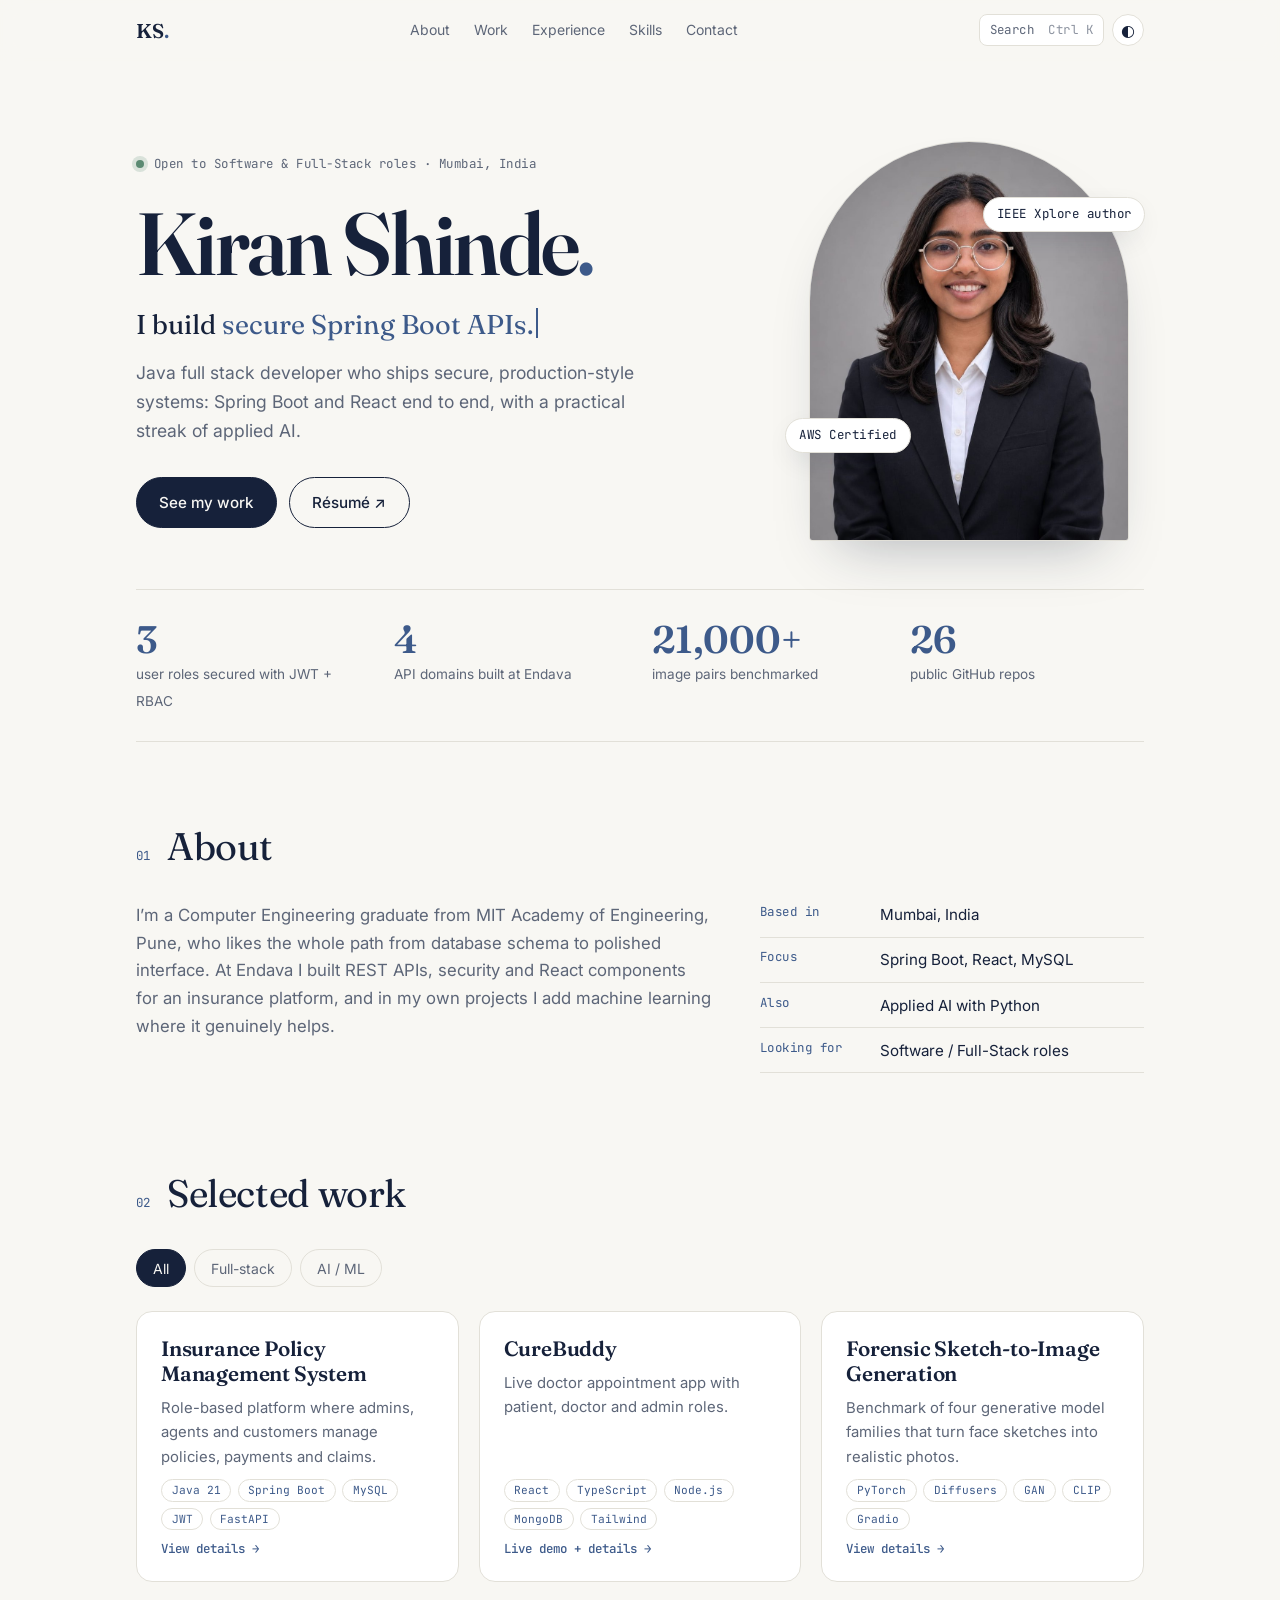
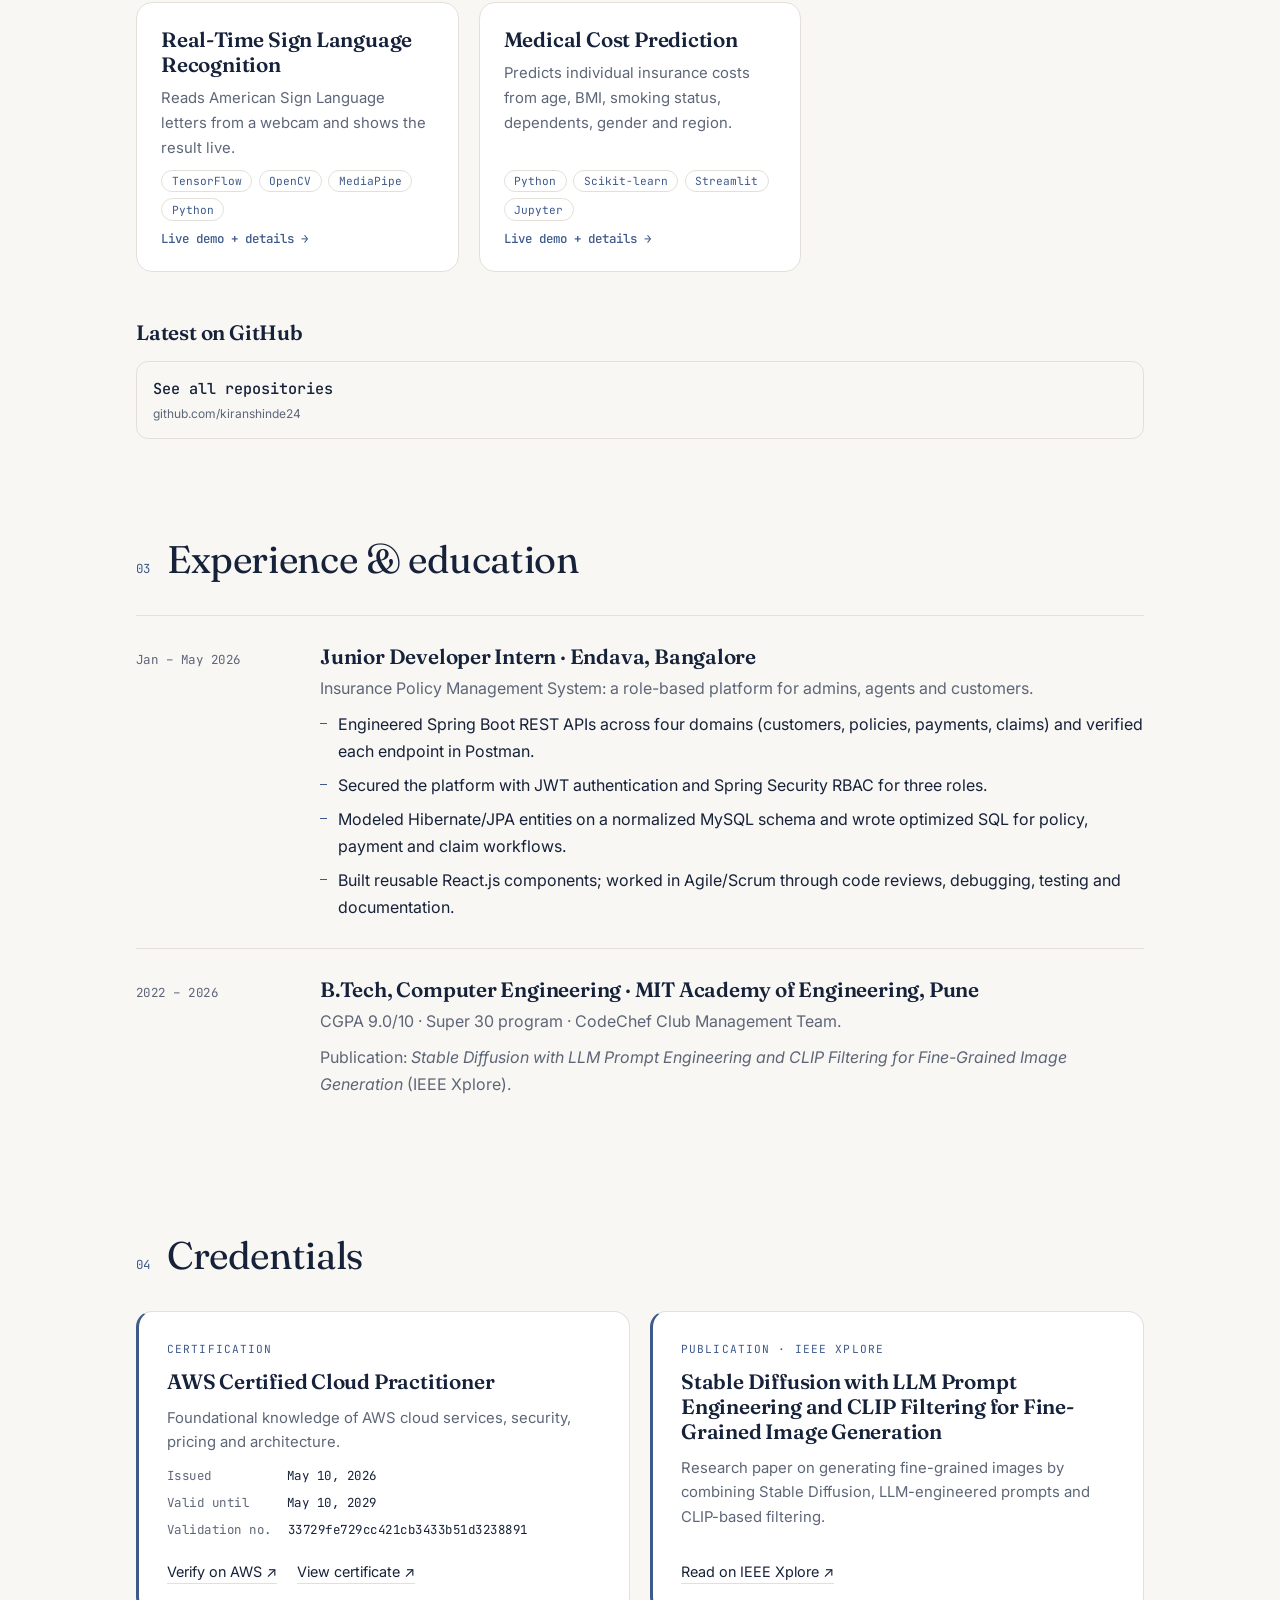
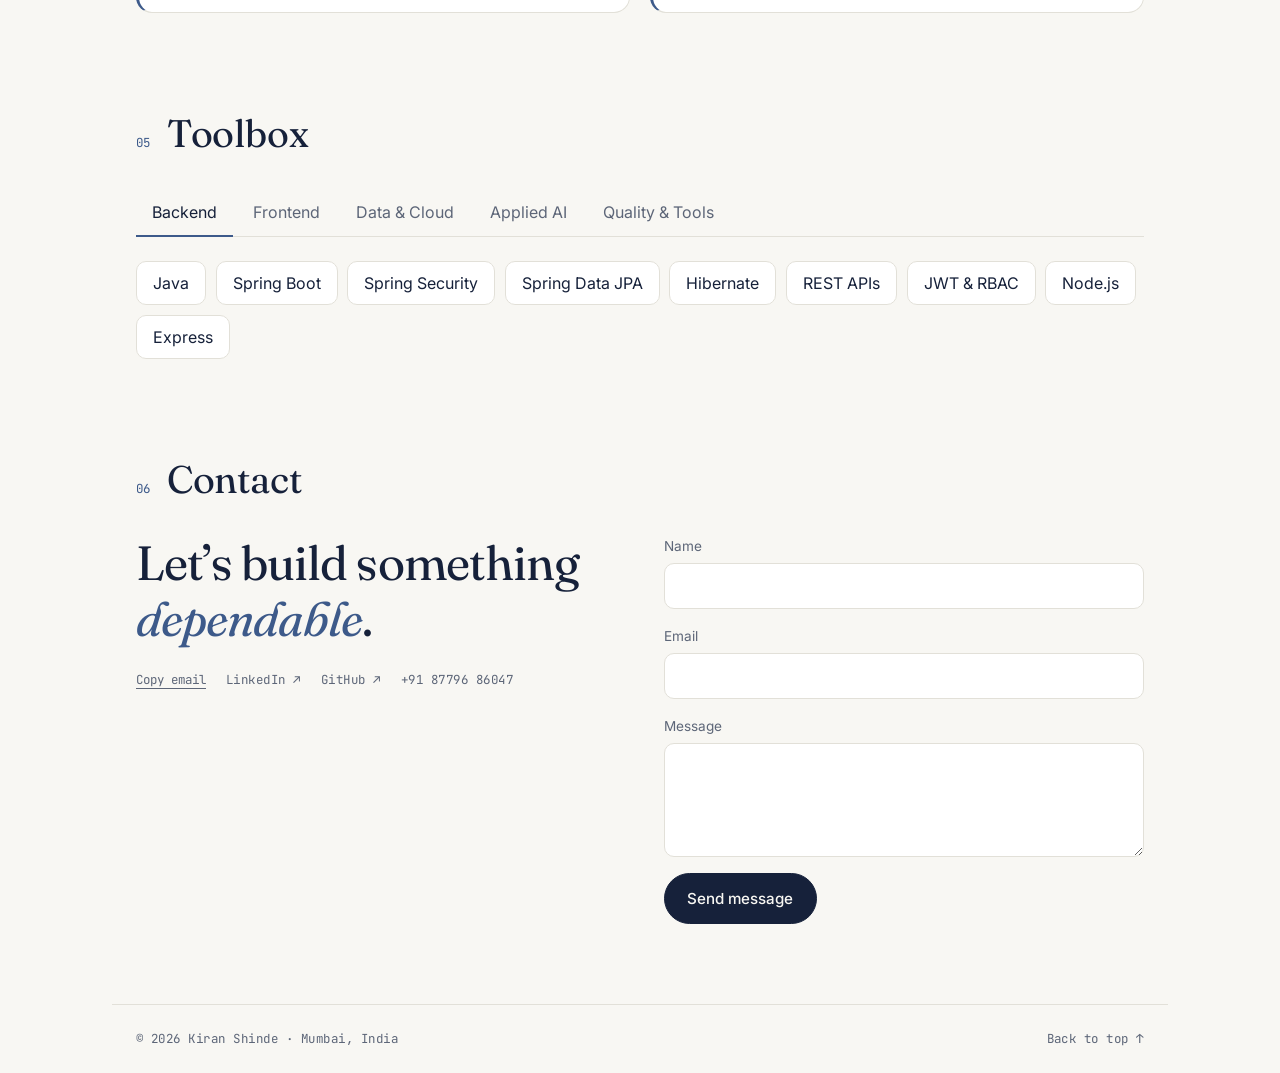
<file: index.html>
<!doctype html>
<html lang="en">
<head>
<meta charset="utf-8">
<meta name="viewport" content="width=device-width, initial-scale=1">
<title>Kiran Shinde — Java Full Stack Developer</title>
<meta name="description" content="Kiran Shinde, Java full stack developer in Mumbai. Spring Boot, React, MySQL and applied AI.">
<link rel="preconnect" href="https://fonts.googleapis.com">
<link rel="preconnect" href="https://fonts.gstatic.com" crossorigin>
<link href="https://fonts.googleapis.com/css2?family=Fraunces:opsz,wght@9..144,400;9..144,600&family=Inter:wght@400;500;600&family=JetBrains+Mono:wght@400;500&display=swap" rel="stylesheet">
<link rel="stylesheet" href="style.css">
<script>try{var t=localStorage.getItem('t');if(t)document.documentElement.dataset.theme=t}catch(e){}document.documentElement.classList.add('js')</script>
</head>
<body>
<div class="bar" id="bar"></div>

<header class="nav" id="nav"><div class="wrap nav-in">
  <a href="#top" class="logo">KS<span>.</span></a>
  <nav id="links"><a href="#about">About</a><a href="#work">Work</a><a href="#experience">Experience</a><a href="#skills">Skills</a><a href="#contact">Contact</a></nav>
  <div class="tools">
    <button class="kbd mono" id="openCmd" aria-label="Open command menu">Search <kbd>Ctrl K</kbd></button>
    <button class="icon" id="theme" aria-label="Toggle light or dark theme">◐</button>
  </div>
</div></header>

<main class="wrap">
  <section class="hero" id="top">
    <div>
      <p class="mono eyebrow"><i class="dot"></i> Open to Software &amp; Full-Stack roles · Mumbai, India</p>
      <h1>Kiran Shinde<span>.</span></h1>
      <p class="role">I build <span id="type"></span><i class="caret"></i></p>
      <p class="lead">Java full stack developer who ships secure, production-style systems: Spring Boot and React end to end, with a practical streak of applied AI.</p>
      <div class="cta">
        <a class="btn" href="#work">See my work</a>
        <a class="btn ghost" href="assets/Kiran_Shinde_Resume.pdf" target="_blank" rel="noopener">Résumé ↗</a>
      </div>
    </div>
    <div class="photo">
      <div class="frame"><span class="mono">KS</span><img src="assets/photo.jpg" alt="Portrait of Kiran Shinde" onerror="this.remove()"></div>
      <a class="badge b1 mono" href="#credentials">AWS Certified</a>
      <a class="badge b2 mono" href="#credentials">IEEE Xplore author</a>
    </div>
  </section>

  <div class="stats reveal">
    <div><b data-n="3">0</b><span>user roles secured with JWT + RBAC</span></div>
    <div><b data-n="4">0</b><span>API domains built at Endava</span></div>
    <div><b data-n="21000" data-s="+">0</b><span>image pairs benchmarked</span></div>
    <div><b id="repos" data-n="26">0</b><span>public GitHub repos</span></div>
  </div>

  <section id="about">
    <h2 class="reveal"><span class="mono">01</span> About</h2>
    <div class="about reveal">
      <p>I’m a Computer Engineering graduate from MIT Academy of Engineering, Pune, who likes the whole path from database schema to polished interface. At Endava I built REST APIs, security and React components for an insurance platform, and in my own projects I add machine learning where it genuinely helps.</p>
      <ul class="now">
        <li><span class="mono">Based in</span> Mumbai, India</li>
        <li><span class="mono">Focus</span> Spring Boot, React, MySQL</li>
        <li><span class="mono">Also</span> Applied AI with Python</li>
        <li><span class="mono">Looking for</span> Software / Full-Stack roles</li>
      </ul>
    </div>
  </section>

  <section id="work">
    <h2 class="reveal"><span class="mono">02</span> Selected work</h2>
    <div class="filters reveal" id="filters" role="group" aria-label="Filter projects">
      <button class="on" data-f="all">All</button><button data-f="fullstack">Full-stack</button><button data-f="ai">AI / ML</button>
    </div>
    <div class="grid" id="grid"></div>
    <h3 class="sub reveal">Latest on GitHub <small class="mono" id="ghnote"></small></h3>
    <ul class="gh reveal" id="gh"></ul>
  </section>

  <section id="experience">
    <h2 class="reveal"><span class="mono">03</span> Experience &amp; education</h2>
    <div class="timeline">
      <div class="job reveal">
        <div class="when mono">Jan – May 2026</div>
        <div>
          <h3>Junior Developer Intern · Endava, Bangalore</h3>
          <p class="proj">Insurance Policy Management System: a role-based platform for admins, agents and customers.</p>
          <ul>
            <li>Engineered Spring Boot REST APIs across four domains (customers, policies, payments, claims) and verified each endpoint in Postman.</li>
            <li>Secured the platform with JWT authentication and Spring Security RBAC for three roles.</li>
            <li>Modeled Hibernate/JPA entities on a normalized MySQL schema and wrote optimized SQL for policy, payment and claim workflows.</li>
            <li>Built reusable React.js components; worked in Agile/Scrum through code reviews, debugging, testing and documentation.</li>
          </ul>
        </div>
      </div>
      <div class="job reveal">
        <div class="when mono">2022 – 2026</div>
        <div>
          <h3>B.Tech, Computer Engineering · MIT Academy of Engineering, Pune</h3>
          <p class="proj">CGPA 9.0/10 · Super 30 program · CodeChef Club Management Team.</p>
          <p class="proj">Publication: <em>Stable Diffusion with LLM Prompt Engineering and CLIP Filtering for Fine-Grained Image Generation</em> (IEEE Xplore).</p>
        </div>
      </div>
    </div>
  </section>

  <section id="credentials">
    <h2 class="reveal"><span class="mono">04</span> Credentials</h2>
    <div class="creds">
      <article class="cred reveal">
        <span class="mono tag">Certification</span>
        <h3>AWS Certified Cloud Practitioner</h3>
        <p>Foundational knowledge of AWS cloud services, security, pricing and architecture.</p>
        <dl class="meta mono">
          <div><dt>Issued</dt><dd>May 10, 2026</dd></div>
          <div><dt>Valid until</dt><dd>May 10, 2029</dd></div>
          <div><dt>Validation no.</dt><dd>33729fe729cc421cb3433b51d3238891</dd></div>
        </dl>
        <p class="acts"><a href="https://aws.amazon.com/verification" target="_blank" rel="noopener">Verify on AWS ↗</a><a href="assets/AWS_Certified_Cloud_Practitioner.pdf" target="_blank" rel="noopener">View certificate ↗</a></p>
      </article>
      <article class="cred reveal">
        <span class="mono tag">Publication · IEEE Xplore</span>
        <h3>Stable Diffusion with LLM Prompt Engineering and CLIP Filtering for Fine-Grained Image Generation</h3>
        <p>Research paper on generating fine-grained images by combining Stable Diffusion, LLM-engineered prompts and CLIP-based filtering.</p>
        <p class="acts"><a href="https://ieeexplore.ieee.org/author/280586419587211" target="_blank" rel="noopener">Read on IEEE Xplore ↗</a></p>
      </article>
    </div>
  </section>

  <section id="skills">
    <h2 class="reveal"><span class="mono">05</span> Toolbox</h2>
    <div class="tabs reveal" id="tabs" role="tablist"></div>
    <ul class="chips" id="chips"></ul>
  </section>

  <section id="contact" class="contact">
    <h2 class="reveal"><span class="mono">06</span> Contact</h2>
    <div class="cgrid">
      <div class="reveal">
        <p class="big">Let’s build something <em>dependable</em>.</p>
        <p class="social mono">
          <button class="linklike" id="copy">Copy email</button>
          <a href="https://www.linkedin.com/in/kiran-shinde24" target="_blank" rel="noopener">LinkedIn ↗</a>
          <a href="https://github.com/kiranshinde24" target="_blank" rel="noopener">GitHub ↗</a>
          <a href="tel:+918779686047">+91 87796 86047</a>
        </p>
      </div>
      <form id="form" class="reveal">
        <label>Name<input name="name" required autocomplete="name"></label>
        <label>Email<input name="email" type="email" required autocomplete="email"></label>
        <label>Message<textarea name="message" rows="4" required></textarea></label>
        <button class="btn" type="submit">Send message</button>
      </form>
    </div>
  </section>
</main>

<footer class="wrap foot mono"><span>© <span id="yr"></span> Kiran Shinde · Mumbai, India</span><a href="#top">Back to top ↑</a></footer>

<dialog id="modal"><div class="box" id="mbody"></div></dialog>
<dialog id="cmd"><div class="box pal">
  <input id="q" placeholder="Jump to a section or run an action…" autocomplete="off" aria-label="Command search">
  <ul id="res" role="listbox"></ul>
</div></dialog>
<div class="toast" id="toast" role="status"></div>

<script src="script.js"></script>
</body>
</html>
</file>
<file: style.css>
:root{--bg:#f8f7f3;--card:#fff;--ink:#16213a;--muted:#5d6678;--line:#e2e0d8;--accent:#3d5a8a;--wash:#e6edf8;
--serif:'Fraunces',Georgia,serif;--sans:'Inter',system-ui,sans-serif;--mono:'JetBrains Mono',ui-monospace,monospace}
[data-theme=dark]{--bg:#0e1525;--card:#151e33;--ink:#e9edf6;--muted:#9aa5bb;--line:#243049;--accent:#8fb0e6;--wash:#17294d}
*{box-sizing:border-box;margin:0;padding:0}
html{scroll-behavior:smooth;scroll-padding-top:4.5rem}
body{font:400 1rem/1.65 var(--sans);color:var(--ink);background:var(--bg) radial-gradient(60rem 30rem at 88% -10%,var(--wash),transparent 70%) no-repeat;-webkit-font-smoothing:antialiased;transition:background-color .3s,color .3s}
a{color:inherit;text-decoration:none}ul{list-style:none}
button{font:inherit;color:inherit;cursor:pointer;background:none;border:0}
:focus-visible{outline:2px solid var(--accent);outline-offset:3px;border-radius:4px}
.wrap{max-width:66rem;margin:0 auto;padding:0 1.5rem}
.mono{font-family:var(--mono);font-size:.78rem;letter-spacing:.04em}
.bar{position:fixed;inset:0 0 auto;height:3px;background:var(--accent);transform:scaleX(0);transform-origin:0;z-index:30}

.nav{position:sticky;top:0;z-index:20;background:color-mix(in srgb,var(--bg) 85%,transparent);backdrop-filter:blur(10px);border-bottom:1px solid transparent;transition:border-color .3s}
.nav.scrolled{border-color:var(--line)}
.nav-in{display:flex;justify-content:space-between;align-items:center;height:3.75rem;gap:1rem}
.logo{font:600 1.25rem var(--serif)}.logo span{color:var(--accent)}
#links{display:flex;gap:1.5rem;font-size:.875rem;color:var(--muted)}
#links a{padding:.25rem 0;border-bottom:1px solid transparent;transition:.2s}
#links a:hover,#links a.active{color:var(--ink);border-color:var(--accent)}
.tools{display:flex;gap:.5rem;align-items:center}
.kbd{border:1px solid var(--line);border-radius:8px;padding:.3rem .6rem;color:var(--muted);background:var(--card)}
.kbd kbd{font:inherit;margin-left:.4rem;opacity:.7}
.icon{width:2rem;height:2rem;border:1px solid var(--line);border-radius:50%;background:var(--card)}

.hero{display:grid;grid-template-columns:1.4fr .8fr;gap:3rem;align-items:center;padding:5rem 0 3rem}
.eyebrow{color:var(--muted);display:flex;align-items:center;gap:.6rem;margin-bottom:1.5rem}
.dot{width:.5rem;height:.5rem;border-radius:50%;background:#5b8a72;box-shadow:0 0 0 4px rgba(91,138,114,.2);animation:pulse 2s infinite}
@keyframes pulse{50%{box-shadow:0 0 0 8px rgba(91,138,114,0)}}
h1{font:600 clamp(2.8rem,8vw,5.5rem)/1 var(--serif);letter-spacing:-.03em}
h1 span,.logo span{color:var(--accent)}
.role{margin-top:1.25rem;font:400 clamp(1.25rem,3vw,1.7rem) var(--serif);min-height:2.2rem}
#type{color:var(--accent)}
.caret{display:inline-block;width:2px;height:1.1em;background:var(--accent);margin-left:3px;vertical-align:-.15em;animation:blink 1s steps(1) infinite}
@keyframes blink{50%{opacity:0}}
.lead{max-width:34rem;margin-top:1rem;color:var(--muted);font-size:1.1rem}
.cta{display:flex;gap:.75rem;margin-top:2rem;flex-wrap:wrap}
.btn{display:inline-block;padding:.75rem 1.4rem;border-radius:999px;background:var(--ink);color:var(--bg);font-weight:500;font-size:.95rem;border:1px solid var(--ink);transition:transform .2s,background .2s,color .2s}
.btn:hover{transform:translateY(-2px);background:var(--accent);border-color:var(--accent);color:#fff}
.btn.ghost{background:transparent;color:var(--ink)}

.photo{position:relative;justify-self:center;width:min(100%,20rem)}
.frame{position:relative;aspect-ratio:4/5;border-radius:999px 999px 20px 20px;overflow:hidden;border:1px solid var(--line);background:linear-gradient(160deg,var(--wash),var(--card));display:grid;place-items:center;box-shadow:0 30px 60px -30px rgba(22,33,58,.35)}
.frame span{font:600 4rem var(--serif);color:var(--accent);opacity:.5}
.frame img{position:absolute;inset:0;width:100%;height:100%;object-fit:cover}
.badge{position:absolute;padding:.4rem .8rem;border-radius:999px;background:var(--card);border:1px solid var(--line);box-shadow:0 10px 30px -12px rgba(22,33,58,.3);animation:float 5s ease-in-out infinite}
.b1{left:-1.5rem;bottom:22%}.b2{right:-1rem;top:14%;animation-delay:-2.5s}
@keyframes float{50%{transform:translateY(-8px)}}

.stats{display:grid;grid-template-columns:repeat(auto-fit,minmax(11rem,1fr));gap:1.5rem;padding:1.75rem 0;border-block:1px solid var(--line)}
.stats b{display:block;font:600 2.4rem/1.1 var(--serif);color:var(--accent)}
.stats span{font-size:.85rem;color:var(--muted)}

section{padding:5rem 0 1rem}
h2{font:400 clamp(1.75rem,4vw,2.4rem) var(--serif);letter-spacing:-.01em;display:flex;align-items:baseline;gap:1rem;margin-bottom:2rem}
h2 .mono{color:var(--accent)}
h3{font:600 1.3rem var(--serif);letter-spacing:-.01em}
.sub{margin:3rem 0 1rem;display:flex;align-items:baseline;gap:.75rem}.sub small{color:var(--muted);font-weight:400}

.about{display:grid;grid-template-columns:1.5fr 1fr;gap:3rem;color:var(--muted);font-size:1.05rem}
.now{display:grid;gap:.6rem;font-size:.95rem;color:var(--ink)}
.now li{display:flex;gap:1rem;padding-bottom:.6rem;border-bottom:1px solid var(--line)}
.now .mono{color:var(--accent);min-width:6.5rem}

.filters{display:flex;gap:.5rem;margin-bottom:1.5rem}
.filters button{padding:.4rem 1rem;border:1px solid var(--line);border-radius:999px;font-size:.875rem;color:var(--muted);transition:.2s}
.filters button:hover{border-color:var(--accent)}
.filters .on{background:var(--ink);color:var(--bg);border-color:var(--ink)}
.grid{display:grid;grid-template-columns:repeat(auto-fill,minmax(19rem,1fr));gap:1.25rem;perspective:1000px}
.card{--mx:50%;--my:50%;position:relative;display:flex;flex-direction:column;gap:.6rem;padding:1.5rem;background:var(--card);border:1px solid var(--line);border-radius:16px;cursor:pointer;overflow:hidden;transition:transform .15s ease-out,border-color .2s,box-shadow .3s}
.card::before{content:"";position:absolute;inset:0;background:radial-gradient(18rem circle at var(--mx) var(--my),color-mix(in srgb,var(--accent) 14%,transparent),transparent 60%);opacity:0;transition:opacity .3s;pointer-events:none}
.card:hover{border-color:var(--accent);box-shadow:0 20px 40px -24px rgba(22,33,58,.4)}
.card:hover::before{opacity:1}
.card[hidden]{display:none}.card.pop{animation:pop .4s ease}
@keyframes pop{from{opacity:0;transform:scale(.96)}}
.card p{color:var(--muted);font-size:.93rem;flex:1}
.card .more{font:500 .78rem var(--mono);color:var(--accent)}
.tags{display:flex;flex-wrap:wrap;gap:.4rem}
.tags li{font:400 .7rem var(--mono);padding:.2rem .6rem;border:1px solid var(--line);border-radius:999px;color:var(--accent)}
.gh{display:grid;grid-template-columns:repeat(auto-fit,minmax(15rem,1fr));gap:.75rem}
.gh a{display:block;padding:.9rem 1rem;border:1px solid var(--line);border-radius:12px;font-size:.9rem;transition:.2s}
.gh a:hover{border-color:var(--accent);transform:translateY(-2px)}
.gh b{font:500 .95rem var(--mono)}.gh small{display:block;color:var(--muted);margin-top:.2rem}

.job{display:grid;grid-template-columns:10rem 1fr;gap:1.5rem;padding:1.75rem 0;border-top:1px solid var(--line)}
.when{color:var(--muted);padding-top:.35rem}
.proj{color:var(--muted);margin:.4rem 0 .6rem}
.job ul{display:grid;gap:.5rem}
.job li{position:relative;padding-left:1.1rem}
.job li::before{content:"";position:absolute;left:0;top:.72em;width:.45rem;height:1px;background:var(--accent)}

.tabs{display:flex;gap:.25rem;flex-wrap:wrap;border-bottom:1px solid var(--line);margin-bottom:1.5rem}
.tabs button{padding:.6rem 1rem;color:var(--muted);border-bottom:2px solid transparent;margin-bottom:-1px;transition:.2s}
.tabs .on{color:var(--ink);border-color:var(--accent)}
.chips{display:flex;flex-wrap:wrap;gap:.6rem;min-height:6rem}
.chips li{padding:.5rem 1rem;border:1px solid var(--line);border-radius:10px;background:var(--card);animation:pop .4s both}

.cgrid{display:grid;grid-template-columns:1fr 1fr;gap:3rem;align-items:start}
.big{font:400 clamp(2rem,5vw,3rem)/1.15 var(--serif);letter-spacing:-.02em;margin-bottom:1.5rem}
.big em{color:var(--accent)}
.social{display:flex;gap:1.25rem;flex-wrap:wrap;color:var(--muted)}
.social a:hover,.linklike:hover{color:var(--accent)}.linklike{font:inherit;padding:0;text-decoration:underline;text-underline-offset:4px}
form{display:grid;gap:1rem}
label{display:grid;gap:.3rem;font-size:.85rem;color:var(--muted)}
input,textarea{font:inherit;color:var(--ink);padding:.7rem .9rem;background:var(--card);border:1px solid var(--line);border-radius:10px;resize:vertical;transition:border-color .2s}
input:focus,textarea:focus{outline:none;border-color:var(--accent)}
form .btn{justify-self:start}
.foot{display:flex;justify-content:space-between;margin-top:4rem;padding-block:1.5rem;border-top:1px solid var(--line);color:var(--muted)}

dialog{margin:auto;border:1px solid var(--line);border-radius:18px;background:var(--bg);color:var(--ink);padding:0;width:min(40rem,92vw);box-shadow:0 40px 80px -20px rgba(0,0,0,.4)}
dialog[open]{animation:pop .25s ease}
dialog::backdrop{background:rgba(10,16,30,.55);backdrop-filter:blur(4px)}
.box{padding:2rem;display:grid;gap:1rem}
.box ul.pts{display:grid;gap:.5rem;color:var(--muted)}.box .pts li{padding-left:1rem;position:relative}
.box .pts li::before{content:"→";position:absolute;left:0;color:var(--accent)}
.box .x{justify-self:end;font-size:1.4rem;color:var(--muted);margin:-1rem -.75rem 0 0}
.box .acts{display:flex;gap:.75rem;flex-wrap:wrap}
#cmd{margin-top:14vh}.pal{padding:0;gap:0}
.pal input{border:0;border-bottom:1px solid var(--line);border-radius:0;padding:1.1rem 1.4rem;background:transparent;font-size:1.05rem}
.pal ul{max-height:18rem;overflow:auto;padding:.5rem}
.pal li{display:flex;justify-content:space-between;padding:.65rem .9rem;border-radius:8px;cursor:pointer}
.pal li.sel{background:var(--wash)}.pal small{color:var(--muted)}.pal .none{color:var(--muted);cursor:default}
.toast{position:fixed;left:50%;bottom:1.5rem;transform:translate(-50%,2rem);opacity:0;background:var(--ink);color:var(--bg);padding:.6rem 1.2rem;border-radius:999px;font-size:.9rem;transition:.3s;z-index:40;pointer-events:none}
.toast.show{opacity:1;transform:translate(-50%,0)}

.js .reveal{opacity:0;transform:translateY(16px);transition:opacity .7s ease,transform .7s ease}
.js .reveal.in{opacity:1;transform:none}
@media (prefers-reduced-motion:reduce){html{scroll-behavior:auto}*{animation:none!important}.js .reveal{opacity:1;transform:none;transition:none}}
@media (max-width:760px){
  .hero{grid-template-columns:1fr;padding-top:3rem}.photo{order:-1;width:12rem}
  #links,.kbd{display:none}
  .about,.cgrid{grid-template-columns:1fr;gap:2rem}
  .job{grid-template-columns:1fr;gap:.25rem}
}

.frame img{object-position:50% 12%}
a.badge{transition:border-color .2s}a.badge:hover{border-color:var(--accent)}
.creds{display:grid;grid-template-columns:repeat(auto-fit,minmax(20rem,1fr));gap:1.25rem}
.cred{display:flex;flex-direction:column;gap:.7rem;padding:1.75rem;background:var(--card);border:1px solid var(--line);border-radius:16px;border-left:3px solid var(--accent)}
.cred .tag{color:var(--accent);text-transform:uppercase;letter-spacing:.1em;font-size:.7rem}
.cred p{color:var(--muted);font-size:.93rem}
.meta{display:grid;gap:.4rem}.meta div{display:flex;gap:1rem}
.meta dt{color:var(--muted);min-width:6.5rem}.meta dd{word-break:break-all}
.cred .acts{display:flex;gap:1.25rem;flex-wrap:wrap;margin-top:auto;padding-top:.5rem;font-size:.9rem;color:var(--ink)}
.cred .acts a{border-bottom:1px solid var(--line);transition:.2s}.cred .acts a:hover{color:var(--accent);border-color:var(--accent)}
</file>
